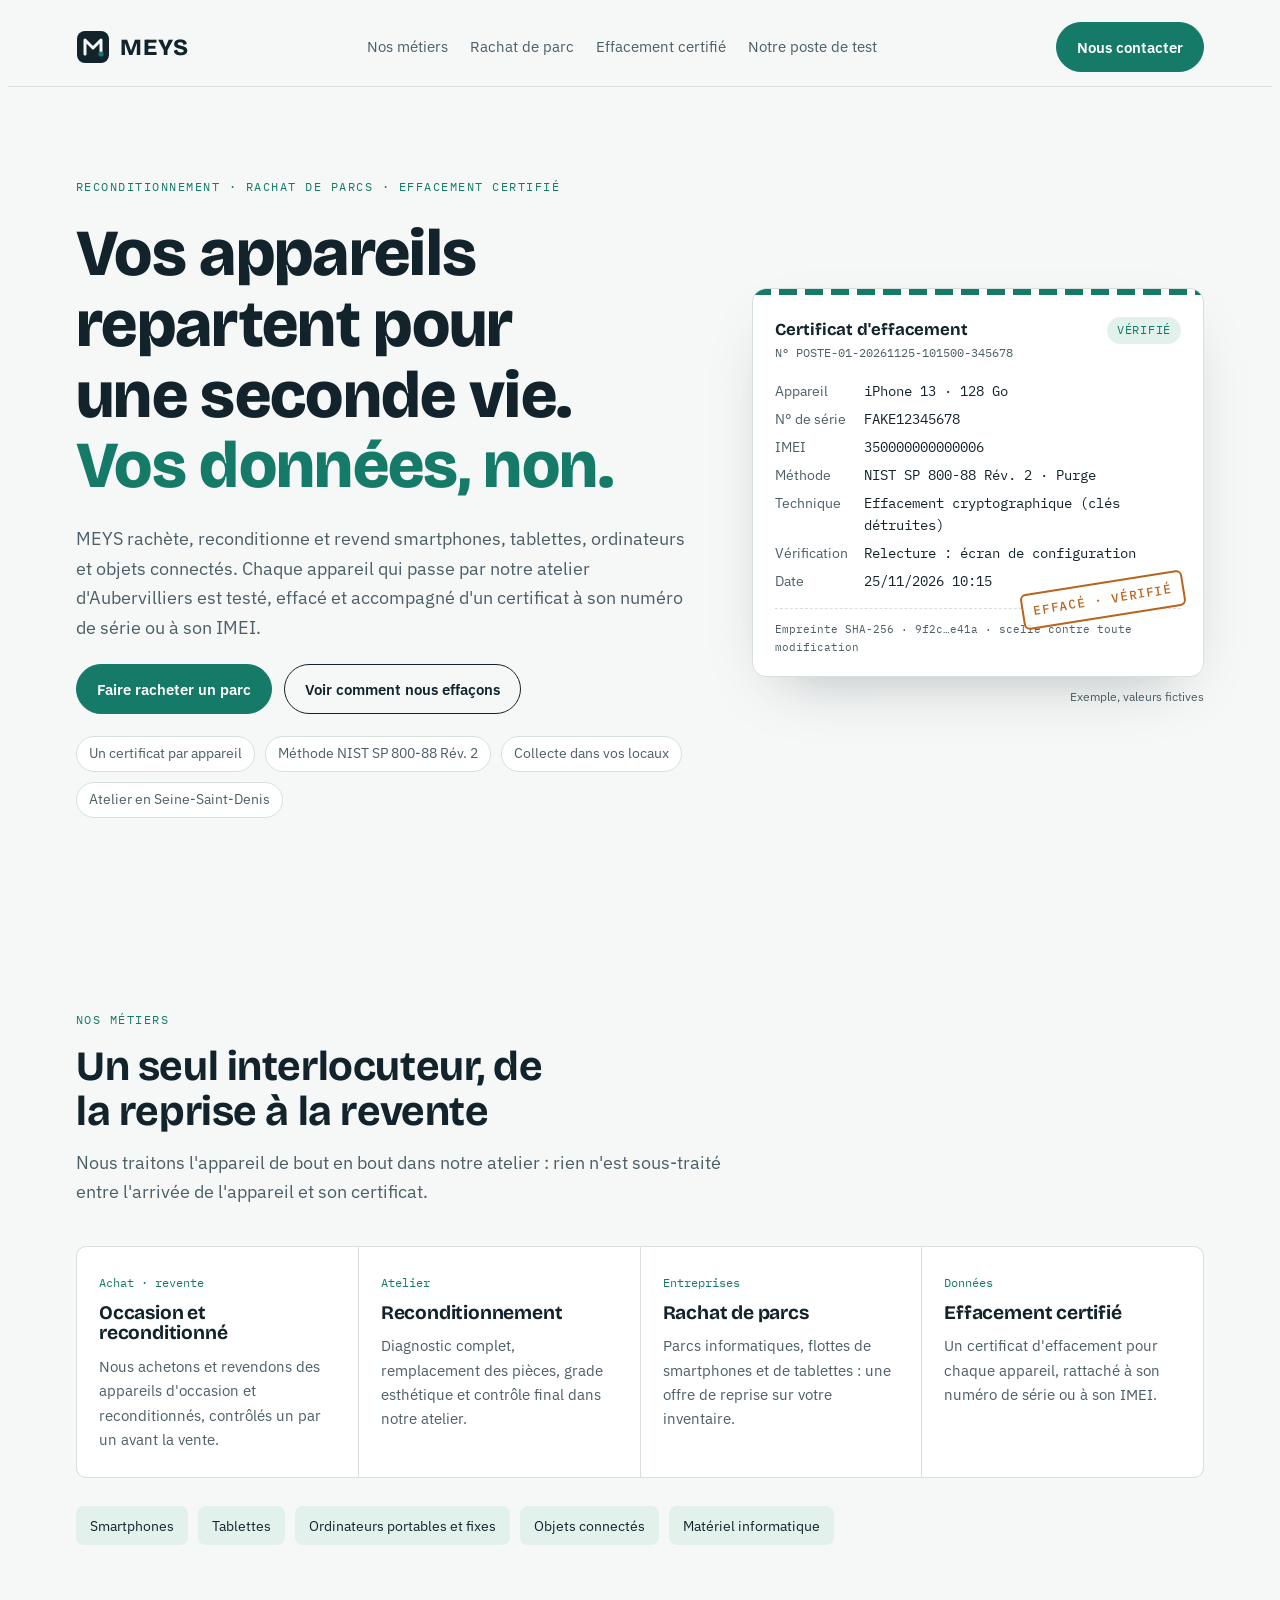
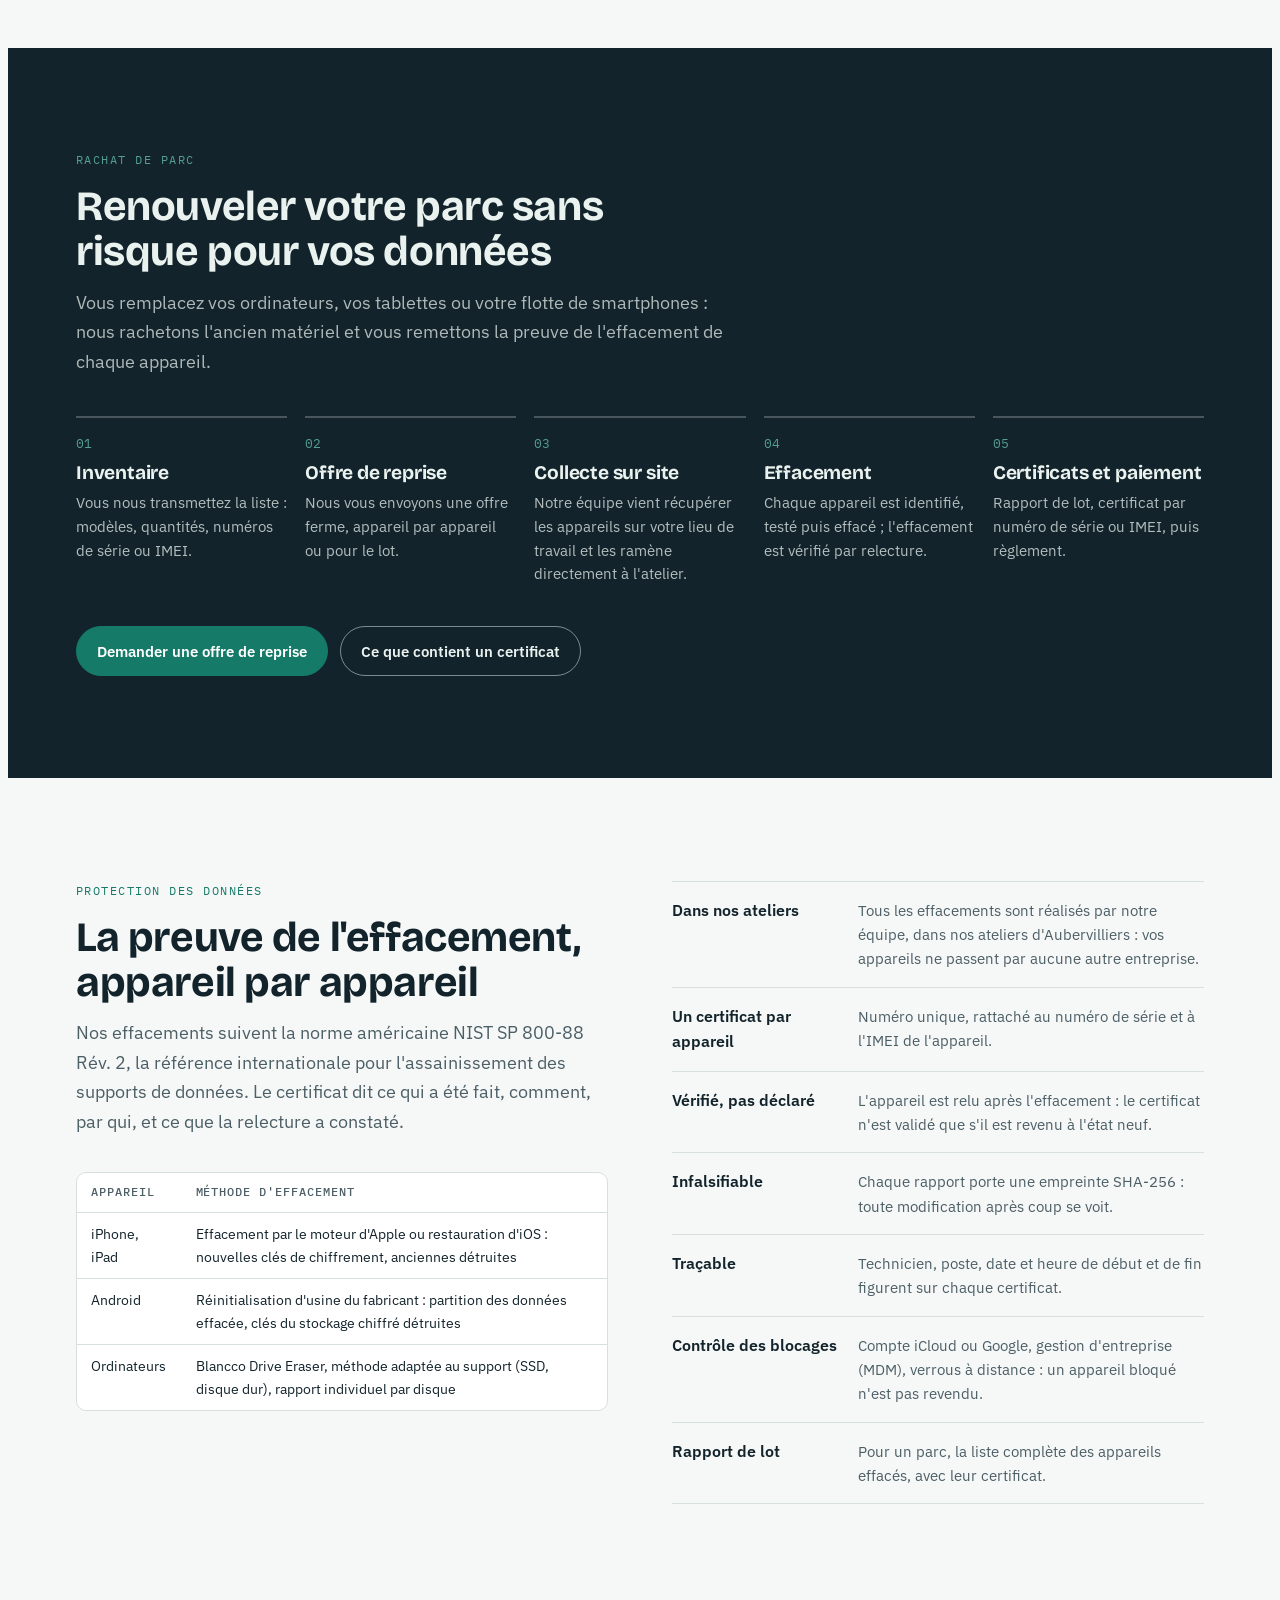
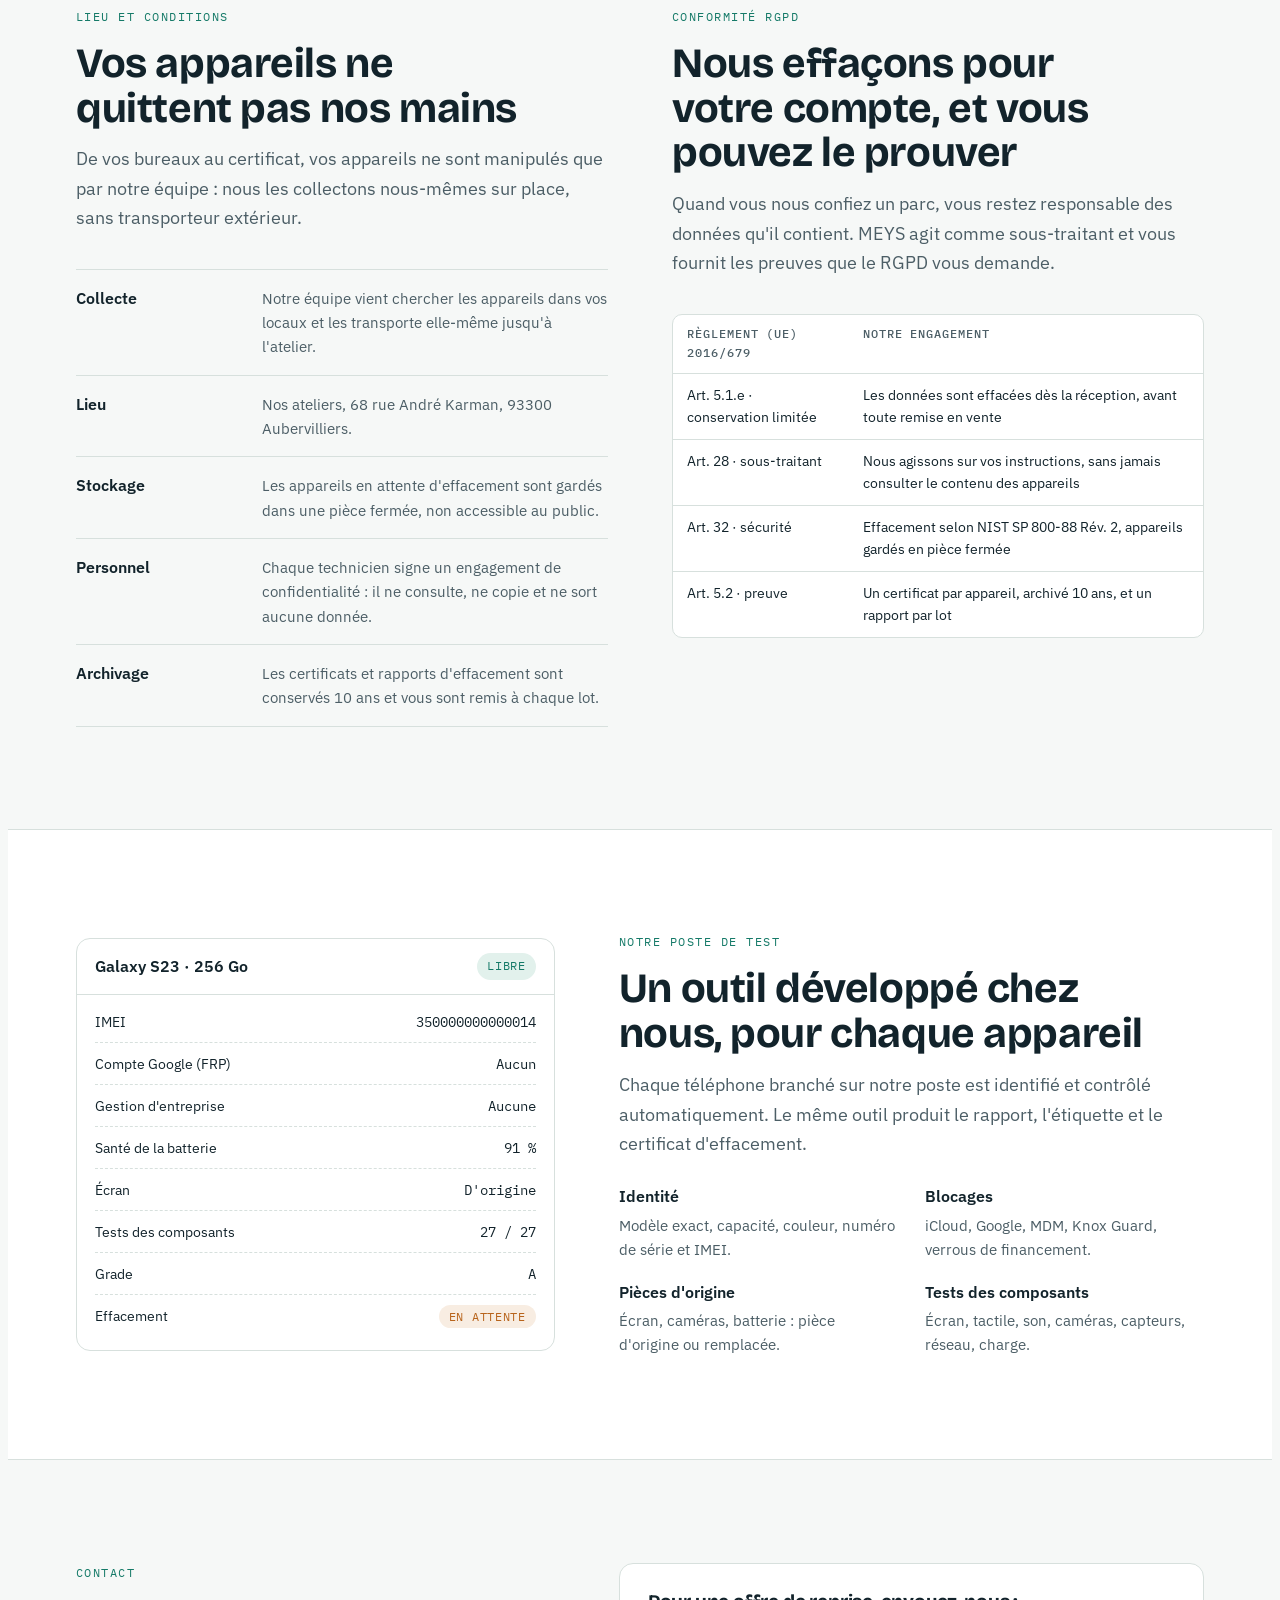
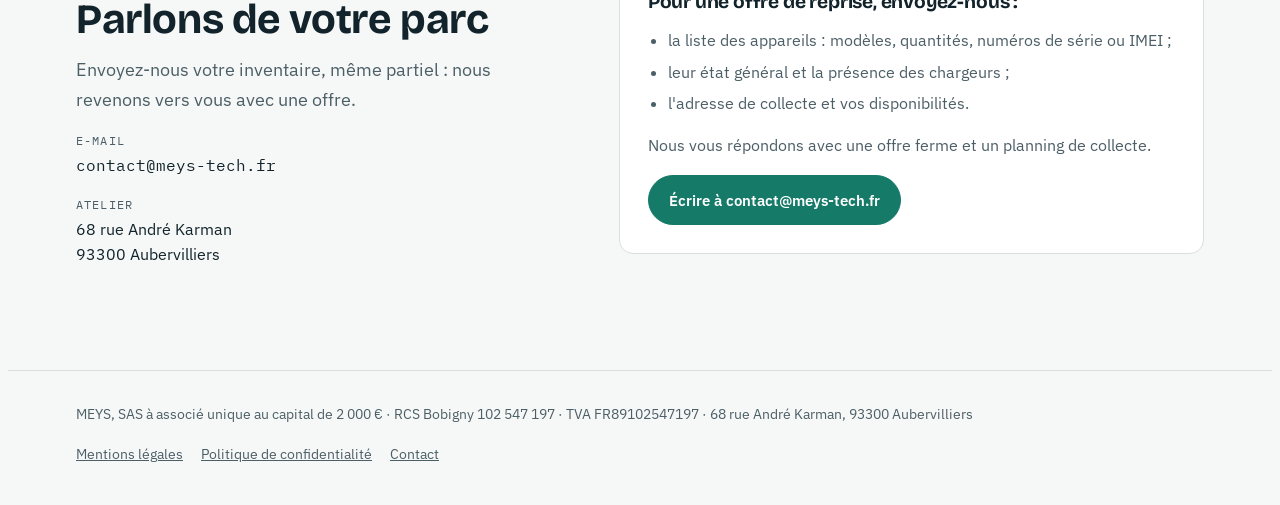
<file: index.html>
<!doctype html>
<html lang="fr">
<head>
<meta charset="utf-8">
<meta name="viewport" content="width=device-width, initial-scale=1">
<title>MEYS · Reconditionnement, rachat de parcs et effacement certifié</title>
<meta name="description" content="MEYS rachète, reconditionne et revend smartphones, tablettes, ordinateurs et objets connectés. Rachat de parcs avec collecte sur site et certificat d'effacement pour chaque appareil.">
<meta property="og:title" content="MEYS · Reconditionnement, rachat de parcs et effacement certifié">
<meta property="og:description" content="MEYS rachète, reconditionne et revend smartphones, tablettes, ordinateurs et objets connectés. Rachat de parcs avec collecte sur site et certificat d'effacement pour chaque appareil.">
<meta property="og:type" content="website">
<meta property="og:url" content="https://meys-tech.fr/">
<link rel="canonical" href="https://meys-tech.fr/">
<link rel="icon" href="favicon.svg" type="image/svg+xml">
<link rel="stylesheet" href="fonts/fonts.css">
<link rel="stylesheet" href="styles.css">
</head>
<body>
<header class="top">
  <div class="wrap">
    <a class="logo" href="#accueil" aria-label="MEYS, accueil">
      <svg viewBox="0 0 34 34" aria-hidden="true"><rect x="1" y="1" width="32" height="32" rx="8" fill="var(--ink)"/><path d="M9 24V10l8 8 8-8v14" fill="none" stroke="var(--bg)" stroke-width="3" stroke-linecap="round" stroke-linejoin="round"/><circle cx="25" cy="24" r="2.6" fill="var(--accent)"/></svg>
      <span>MEYS</span>
    </a>
    <nav class="menu" aria-label="Menu principal">
      <a href="#metiers">Nos métiers</a>
      <a href="#parc">Rachat de parc</a>
      <a href="#effacement">Effacement certifié</a>
      <a href="#outil">Notre poste de test</a>
    </nav>
    <a class="btn primary" href="#contact">Nous contacter</a>
  </div>
</header>

<main id="accueil">
  <section class="hero">
    <div class="wrap">
      <div class="text">
        <span class="eyebrow">Reconditionnement · Rachat de parcs · Effacement certifié</span>
        <h1>Vos appareils repartent pour une seconde vie. <em>Vos données, non.</em></h1>
        <p class="lead">MEYS rachète, reconditionne et revend smartphones, tablettes, ordinateurs et objets connectés. Chaque appareil qui passe par notre atelier d'Aubervilliers est testé, effacé et accompagné d'un certificat à son numéro de série ou à son IMEI.</p>
        <div class="ctas">
          <a class="btn primary" href="#contact">Faire racheter un parc</a>
          <a class="btn ghost" href="#effacement">Voir comment nous effaçons</a>
        </div>
        <div class="facts">
          <span class="fact">Un certificat par appareil</span>
          <span class="fact">Méthode NIST SP 800-88 Rév. 2</span>
          <span class="fact">Collecte dans vos locaux</span>
          <span class="fact">Atelier en Seine-Saint-Denis</span>
        </div>
      </div>

      <div>
        <article class="cert" aria-label="Exemple de certificat d'effacement (valeurs fictives)">
          <div class="scan" aria-hidden="true"></div>
          <header>
            <div>
              <div class="t">Certificat d'effacement</div>
              <div class="n">N° POSTE-01-20261125-101500-345678</div>
            </div>
            <span class="pill ok">VÉRIFIÉ</span>
          </header>
          <dl>
            <dt>Appareil</dt><dd>iPhone 13 · 128 Go</dd>
            <dt>N° de série</dt><dd>FAKE12345678</dd>
            <dt>IMEI</dt><dd>350000000000006</dd>
            <dt>Méthode</dt><dd>NIST SP 800-88 Rév. 2 · Purge</dd>
            <dt>Technique</dt><dd>Effacement cryptographique (clés détruites)</dd>
            <dt>Vérification</dt><dd>Relecture : écran de configuration</dd>
            <dt>Date</dt><dd>25/11/2026 10:15</dd>
          </dl>
          <div class="hash">Empreinte SHA-256 · 9f2c…e41a · scellé contre toute modification</div>
          <div class="stamp">EFFACÉ · VÉRIFIÉ</div>
        </article>
        <p class="cert-note">Exemple, valeurs fictives</p>
      </div>
    </div>
  </section>

  <section id="metiers">
    <div class="wrap">
      <div class="sec-head">
        <span class="eyebrow">Nos métiers</span>
        <h2>Un seul interlocuteur, de la reprise à la revente</h2>
        <p class="lead">Nous traitons l'appareil de bout en bout dans notre atelier : rien n'est sous-traité entre l'arrivée de l'appareil et son certificat.</p>
      </div>
      <div class="metiers">
        <div class="metier"><span class="k">Achat · revente</span><h3>Occasion et reconditionné</h3><p>Nous achetons et revendons des appareils d'occasion et reconditionnés, contrôlés un par un avant la vente.</p></div>
        <div class="metier"><span class="k">Atelier</span><h3>Reconditionnement</h3><p>Diagnostic complet, remplacement des pièces, grade esthétique et contrôle final dans notre atelier.</p></div>
        <div class="metier"><span class="k">Entreprises</span><h3>Rachat de parcs</h3><p>Parcs informatiques, flottes de smartphones et de tablettes : une offre de reprise sur votre inventaire.</p></div>
        <div class="metier"><span class="k">Données</span><h3>Effacement certifié</h3><p>Un certificat d'effacement pour chaque appareil, rattaché à son numéro de série ou à son IMEI.</p></div>
      </div>
      <div class="appareils" aria-label="Appareils traités">
        <span>Smartphones</span><span>Tablettes</span><span>Ordinateurs portables et fixes</span><span>Objets connectés</span><span>Matériel informatique</span>
      </div>
    </div>
  </section>

  <section class="parc" id="parc">
    <div class="wrap">
      <div class="sec-head">
        <span class="eyebrow">Rachat de parc</span>
        <h2>Renouveler votre parc sans risque pour vos données</h2>
        <p class="lead">Vous remplacez vos ordinateurs, vos tablettes ou votre flotte de smartphones : nous rachetons l'ancien matériel et vous remettons la preuve de l'effacement de chaque appareil.</p>
      </div>
      <ol class="etapes">
        <li><h3>Inventaire</h3><p>Vous nous transmettez la liste : modèles, quantités, numéros de série ou IMEI.</p></li>
        <li><h3>Offre de reprise</h3><p>Nous vous envoyons une offre ferme, appareil par appareil ou pour le lot.</p></li>
        <li><h3>Collecte sur site</h3><p>Notre équipe vient récupérer les appareils sur votre lieu de travail et les ramène directement à l'atelier.</p></li>
        <li><h3>Effacement</h3><p>Chaque appareil est identifié, testé puis effacé ; l'effacement est vérifié par relecture.</p></li>
        <li><h3>Certificats et paiement</h3><p>Rapport de lot, certificat par numéro de série ou IMEI, puis règlement.</p></li>
      </ol>
      <div class="ctas">
        <a class="btn primary" href="#contact">Demander une offre de reprise</a>
        <a class="btn ghost" href="#effacement">Ce que contient un certificat</a>
      </div>
    </div>
  </section>

  <section id="effacement">
    <div class="wrap eff">
      <div class="sec-head" style="margin-bottom:0">
        <span class="eyebrow">Protection des données</span>
        <h2>La preuve de l'effacement, appareil par appareil</h2>
        <p class="lead">Nos effacements suivent la norme américaine NIST SP 800-88 Rév. 2, la référence internationale pour l'assainissement des supports de données. Le certificat dit ce qui a été fait, comment, par qui, et ce que la relecture a constaté.</p>
        <div class="methodes">
          <table>
            <thead><tr><th>Appareil</th><th>Méthode d'effacement</th></tr></thead>
            <tbody>
              <tr><td>iPhone, iPad</td><td>Effacement par le moteur d'Apple ou restauration d'iOS : nouvelles clés de chiffrement, anciennes détruites</td></tr>
              <tr><td>Android</td><td>Réinitialisation d'usine du fabricant : partition des données effacée, clés du stockage chiffré détruites</td></tr>
              <tr><td>Ordinateurs</td><td>Blancco Drive Eraser, méthode adaptée au support (SSD, disque dur), rapport individuel par disque</td></tr>
            </tbody>
          </table>
        </div>
      </div>
      <div class="garanties">
        <div class="garantie"><b>Dans nos ateliers</b><span>Tous les effacements sont réalisés par notre équipe, dans nos ateliers d'Aubervilliers : vos appareils ne passent par aucune autre entreprise.</span></div>
        <div class="garantie"><b>Un certificat par appareil</b><span>Numéro unique, rattaché au numéro de série et à l'IMEI de l'appareil.</span></div>
        <div class="garantie"><b>Vérifié, pas déclaré</b><span>L'appareil est relu après l'effacement : le certificat n'est validé que s'il est revenu à l'état neuf.</span></div>
        <div class="garantie"><b>Infalsifiable</b><span>Chaque rapport porte une empreinte SHA-256 : toute modification après coup se voit.</span></div>
        <div class="garantie"><b>Traçable</b><span>Technicien, poste, date et heure de début et de fin figurent sur chaque certificat.</span></div>
        <div class="garantie"><b>Contrôle des blocages</b><span>Compte iCloud ou Google, gestion d'entreprise (MDM), verrous à distance : un appareil bloqué n'est pas revendu.</span></div>
        <div class="garantie"><b>Rapport de lot</b><span>Pour un parc, la liste complète des appareils effacés, avec leur certificat.</span></div>
      </div>
    </div>
  </section>

  <section id="rgpd" style="padding-top:0">
    <div class="wrap eff">
      <div class="sec-head" style="margin-bottom:0">
        <span class="eyebrow">Lieu et conditions</span>
        <h2>Vos appareils ne quittent pas nos mains</h2>
        <p class="lead">De vos bureaux au certificat, vos appareils ne sont manipulés que par notre équipe : nous les collectons nous-mêmes sur place, sans transporteur extérieur.</p>
        <div class="garanties" style="margin-top:22px">
          <div class="garantie"><b>Collecte</b><span>Notre équipe vient chercher les appareils dans vos locaux et les transporte elle-même jusqu'à l'atelier.</span></div>
          <div class="garantie"><b>Lieu</b><span>Nos ateliers, 68 rue André Karman, 93300 Aubervilliers.</span></div>
          <div class="garantie"><b>Stockage</b><span>Les appareils en attente d'effacement sont gardés dans une pièce fermée, non accessible au public.</span></div>
          <div class="garantie"><b>Personnel</b><span>Chaque technicien signe un engagement de confidentialité : il ne consulte, ne copie et ne sort aucune donnée.</span></div>
          <div class="garantie"><b>Archivage</b><span>Les certificats et rapports d'effacement sont conservés 10 ans et vous sont remis à chaque lot.</span></div>
        </div>
      </div>
      <div class="sec-head" style="margin-bottom:0">
        <span class="eyebrow">Conformité RGPD</span>
        <h2>Nous effaçons pour votre compte, et vous pouvez le prouver</h2>
        <p class="lead">Quand vous nous confiez un parc, vous restez responsable des données qu'il contient. MEYS agit comme sous-traitant et vous fournit les preuves que le RGPD vous demande.</p>
        <div class="methodes">
          <table>
            <thead><tr><th>Règlement (UE) 2016/679</th><th>Notre engagement</th></tr></thead>
            <tbody>
              <tr><td>Art. 5.1.e · conservation limitée</td><td>Les données sont effacées dès la réception, avant toute remise en vente</td></tr>
              <tr><td>Art. 28 · sous-traitant</td><td>Nous agissons sur vos instructions, sans jamais consulter le contenu des appareils</td></tr>
              <tr><td>Art. 32 · sécurité</td><td>Effacement selon NIST SP 800-88 Rév. 2, appareils gardés en pièce fermée</td></tr>
              <tr><td>Art. 5.2 · preuve</td><td>Un certificat par appareil, archivé 10 ans, et un rapport par lot</td></tr>
            </tbody>
          </table>
        </div>
      </div>
    </div>
  </section>

  <section id="outil"style="background:var(--surface);border-block:1px solid var(--line)">
    <div class="wrap outil">
      <div class="fiche" aria-label="Exemple de fiche du poste de test (valeurs fictives)">
        <div class="bar"><b>Galaxy S23 · 256 Go</b><span class="pill ok">LIBRE</span></div>
        <ul>
          <li><span>IMEI</span><span>350000000000014</span></li>
          <li><span>Compte Google (FRP)</span><span>Aucun</span></li>
          <li><span>Gestion d'entreprise</span><span>Aucune</span></li>
          <li><span>Santé de la batterie</span><span>91 %</span></li>
          <li><span>Écran</span><span>D'origine</span></li>
          <li><span>Tests des composants</span><span>27 / 27</span></li>
          <li><span>Grade</span><span>A</span></li>
          <li><span>Effacement</span><span><span class="pill warn">EN ATTENTE</span></span></li>
        </ul>
      </div>
      <div>
        <div class="sec-head" style="margin-bottom:0">
          <span class="eyebrow">Notre poste de test</span>
          <h2>Un outil développé chez nous, pour chaque appareil</h2>
          <p class="lead">Chaque téléphone branché sur notre poste est identifié et contrôlé automatiquement. Le même outil produit le rapport, l'étiquette et le certificat d'effacement.</p>
        </div>
        <div class="points">
          <div><b>Identité</b><span>Modèle exact, capacité, couleur, numéro de série et IMEI.</span></div>
          <div><b>Blocages</b><span>iCloud, Google, MDM, Knox Guard, verrous de financement.</span></div>
          <div><b>Pièces d'origine</b><span>Écran, caméras, batterie : pièce d'origine ou remplacée.</span></div>
          <div><b>Tests des composants</b><span>Écran, tactile, son, caméras, capteurs, réseau, charge.</span></div>
        </div>
      </div>
    </div>
  </section>

  <section id="contact">
    <div class="wrap contact">
      <div class="coord">
        <div class="sec-head" style="margin-bottom:0">
          <span class="eyebrow">Contact</span>
          <h2>Parlons de votre parc</h2>
          <p class="lead">Envoyez-nous votre inventaire, même partiel : nous revenons vers vous avec une offre.</p>
        </div>
        <div class="ligne"><small>E-mail</small><span class="mono">contact@meys-tech.fr</span></div>
        <div class="ligne"><small>Atelier</small><span>68 rue André Karman<br>93300 Aubervilliers</span></div>
      </div>
      <div class="contact-box">
        <h3>Pour une offre de reprise, envoyez-nous :</h3>
        <ul>
          <li>la liste des appareils : modèles, quantités, numéros de série ou IMEI ;</li>
          <li>leur état général et la présence des chargeurs ;</li>
          <li>l'adresse de collecte et vos disponibilités.</li>
        </ul>
        <p class="lead" style="font-size:1rem">Nous vous répondons avec une offre ferme et un planning de collecte.</p>
        <div><a class="btn primary" href="mailto:contact@meys-tech.fr?subject=Demande%20de%20reprise%20de%20parc">Écrire à contact@meys-tech.fr</a></div>
      </div>
    </div>
  </section>
</main>

<footer>
  <div class="wrap">
    <span>MEYS, SAS à associé unique au capital de 2 000 € · RCS Bobigny 102 547 197 · TVA FR89102547197 · 68 rue André Karman, 93300 Aubervilliers</span>
    <nav aria-label="Informations légales">
      <a href="mentions-legales.html">Mentions légales</a>
      <a href="confidentialite.html">Politique de confidentialité</a>
      <a href="#contact">Contact</a>
    </nav>
  </div>
</footer>
</body>
</html>
</file>
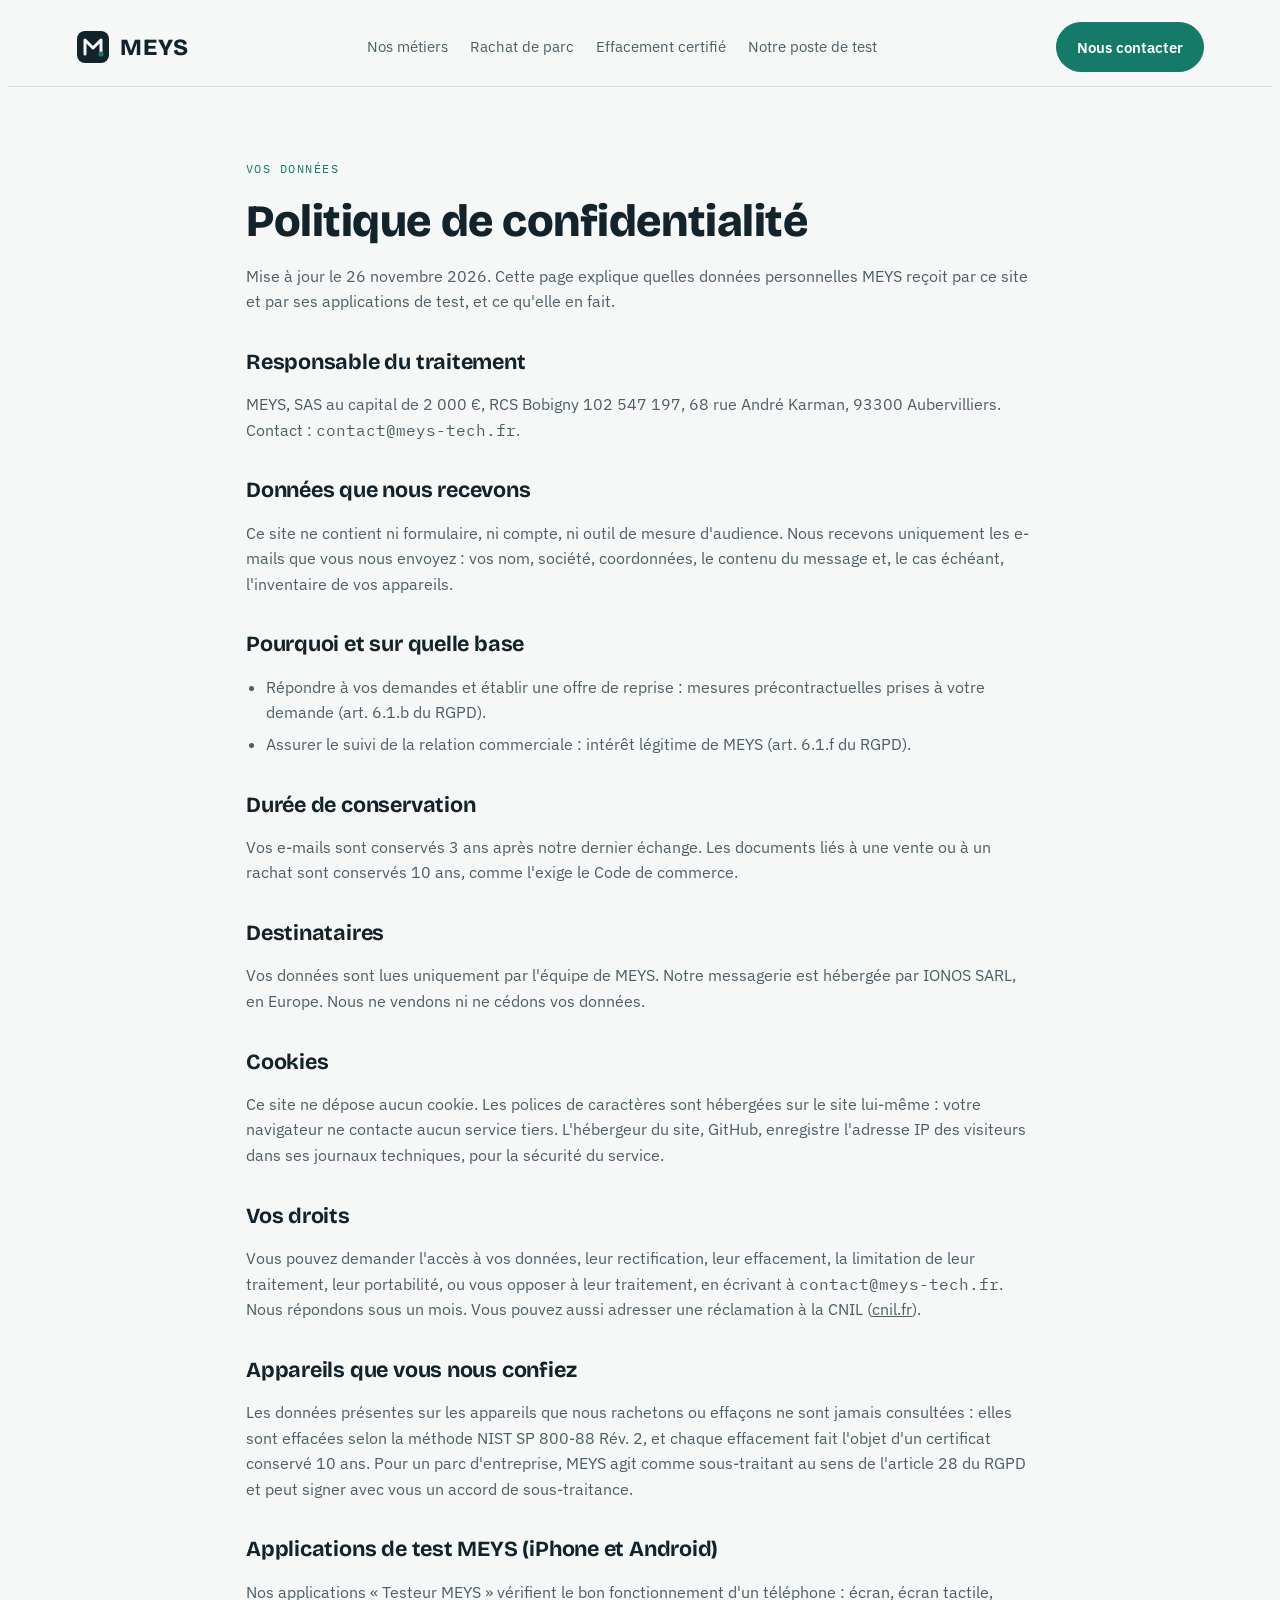
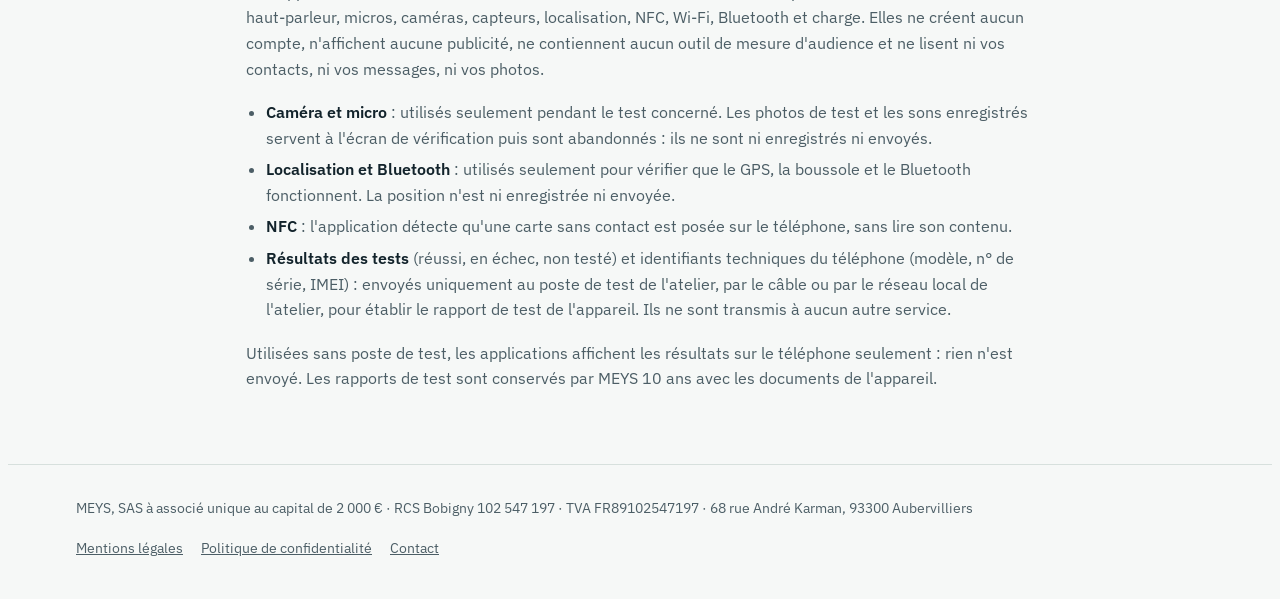
<file: confidentialite.html>
<!doctype html>
<html lang="fr">
<head>
<meta charset="utf-8">
<meta name="viewport" content="width=device-width, initial-scale=1">
<title>Politique de confidentialité · MEYS</title>
<meta name="description" content="Comment MEYS traite les données personnelles reçues par le site meys-tech.fr.">
<meta property="og:title" content="Politique de confidentialité · MEYS">
<meta property="og:description" content="Comment MEYS traite les données personnelles reçues par le site meys-tech.fr.">
<meta property="og:type" content="website">
<meta property="og:url" content="https://meys-tech.fr/confidentialite.html">
<link rel="canonical" href="https://meys-tech.fr/confidentialite.html">
<link rel="icon" href="favicon.svg" type="image/svg+xml">
<link rel="stylesheet" href="fonts/fonts.css">
<link rel="stylesheet" href="styles.css">
</head>
<body>
<header class="top">
  <div class="wrap">
    <a class="logo" href="index.html#accueil" aria-label="MEYS, accueil">
      <svg viewBox="0 0 34 34" aria-hidden="true"><rect x="1" y="1" width="32" height="32" rx="8" fill="var(--ink)"/><path d="M9 24V10l8 8 8-8v14" fill="none" stroke="var(--bg)" stroke-width="3" stroke-linecap="round" stroke-linejoin="round"/><circle cx="25" cy="24" r="2.6" fill="var(--accent)"/></svg>
      <span>MEYS</span>
    </a>
    <nav class="menu" aria-label="Menu principal">
      <a href="index.html#metiers">Nos métiers</a>
      <a href="index.html#parc">Rachat de parc</a>
      <a href="index.html#effacement">Effacement certifié</a>
      <a href="index.html#outil">Notre poste de test</a>
    </nav>
    <a class="btn primary" href="index.html#contact">Nous contacter</a>
  </div>
</header>
<main class="legal"><div class="wrap">
<span class="eyebrow">Vos données</span>
<h1 style="font-size:clamp(2rem,4vw,2.8rem)">Politique de confidentialité</h1>
<p>Mise à jour le 26 novembre 2026. Cette page explique quelles données personnelles MEYS reçoit par ce site et par ses applications de test, et ce qu'elle en fait.</p>
<h2>Responsable du traitement</h2>
<p>MEYS, SAS au capital de 2 000 €, RCS Bobigny 102 547 197, 68 rue André Karman, 93300 Aubervilliers. Contact : <span class="mono">contact@meys-tech.fr</span>.</p>
<h2>Données que nous recevons</h2>
<p>Ce site ne contient ni formulaire, ni compte, ni outil de mesure d'audience. Nous recevons uniquement les e-mails que vous nous envoyez : vos nom, société, coordonnées, le contenu du message et, le cas échéant, l'inventaire de vos appareils.</p>
<h2>Pourquoi et sur quelle base</h2>
<ul>
<li>Répondre à vos demandes et établir une offre de reprise : mesures précontractuelles prises à votre demande (art. 6.1.b du RGPD).</li>
<li>Assurer le suivi de la relation commerciale : intérêt légitime de MEYS (art. 6.1.f du RGPD).</li>
</ul>
<h2>Durée de conservation</h2>
<p>Vos e-mails sont conservés 3 ans après notre dernier échange. Les documents liés à une vente ou à un rachat sont conservés 10 ans, comme l'exige le Code de commerce.</p>
<h2>Destinataires</h2>
<p>Vos données sont lues uniquement par l'équipe de MEYS. Notre messagerie est hébergée par IONOS SARL, en Europe. Nous ne vendons ni ne cédons vos données.</p>
<h2>Cookies</h2>
<p>Ce site ne dépose aucun cookie. Les polices de caractères sont hébergées sur le site lui-même : votre navigateur ne contacte aucun service tiers. L'hébergeur du site, GitHub, enregistre l'adresse IP des visiteurs dans ses journaux techniques, pour la sécurité du service.</p>
<h2>Vos droits</h2>
<p>Vous pouvez demander l'accès à vos données, leur rectification, leur effacement, la limitation de leur traitement, leur portabilité, ou vous opposer à leur traitement, en écrivant à <span class="mono">contact@meys-tech.fr</span>. Nous répondons sous un mois. Vous pouvez aussi adresser une réclamation à la CNIL (<a href="https://www.cnil.fr">cnil.fr</a>).</p>
<h2>Appareils que vous nous confiez</h2>
<p>Les données présentes sur les appareils que nous rachetons ou effaçons ne sont jamais consultées : elles sont effacées selon la méthode NIST SP 800-88 Rév. 2, et chaque effacement fait l'objet d'un certificat conservé 10 ans. Pour un parc d'entreprise, MEYS agit comme sous-traitant au sens de l'article 28 du RGPD et peut signer avec vous un accord de sous-traitance.</p>
<h2>Applications de test MEYS (iPhone et Android)</h2>
<p>Nos applications « Testeur MEYS » vérifient le bon fonctionnement d'un téléphone : écran, écran tactile, haut-parleur, micros, caméras, capteurs, localisation, NFC, Wi-Fi, Bluetooth et charge. Elles ne créent aucun compte, n'affichent aucune publicité, ne contiennent aucun outil de mesure d'audience et ne lisent ni vos contacts, ni vos messages, ni vos photos.</p>
<ul>
<li><strong>Caméra et micro</strong> : utilisés seulement pendant le test concerné. Les photos de test et les sons enregistrés servent à l'écran de vérification puis sont abandonnés : ils ne sont ni enregistrés ni envoyés.</li>
<li><strong>Localisation et Bluetooth</strong> : utilisés seulement pour vérifier que le GPS, la boussole et le Bluetooth fonctionnent. La position n'est ni enregistrée ni envoyée.</li>
<li><strong>NFC</strong> : l'application détecte qu'une carte sans contact est posée sur le téléphone, sans lire son contenu.</li>
<li><strong>Résultats des tests</strong> (réussi, en échec, non testé) et identifiants techniques du téléphone (modèle, n° de série, IMEI) : envoyés uniquement au poste de test de l'atelier, par le câble ou par le réseau local de l'atelier, pour établir le rapport de test de l'appareil. Ils ne sont transmis à aucun autre service.</li>
</ul>
<p>Utilisées sans poste de test, les applications affichent les résultats sur le téléphone seulement : rien n'est envoyé. Les rapports de test sont conservés par MEYS 10 ans avec les documents de l'appareil.</p>
</div></main>
<footer>
  <div class="wrap">
    <span>MEYS, SAS à associé unique au capital de 2 000 € · RCS Bobigny 102 547 197 · TVA FR89102547197 · 68 rue André Karman, 93300 Aubervilliers</span>
    <nav aria-label="Informations légales">
      <a href="mentions-legales.html">Mentions légales</a>
      <a href="confidentialite.html">Politique de confidentialité</a>
      <a href="index.html#contact">Contact</a>
    </nav>
  </div>
</footer>
</body>
</html>
</file>
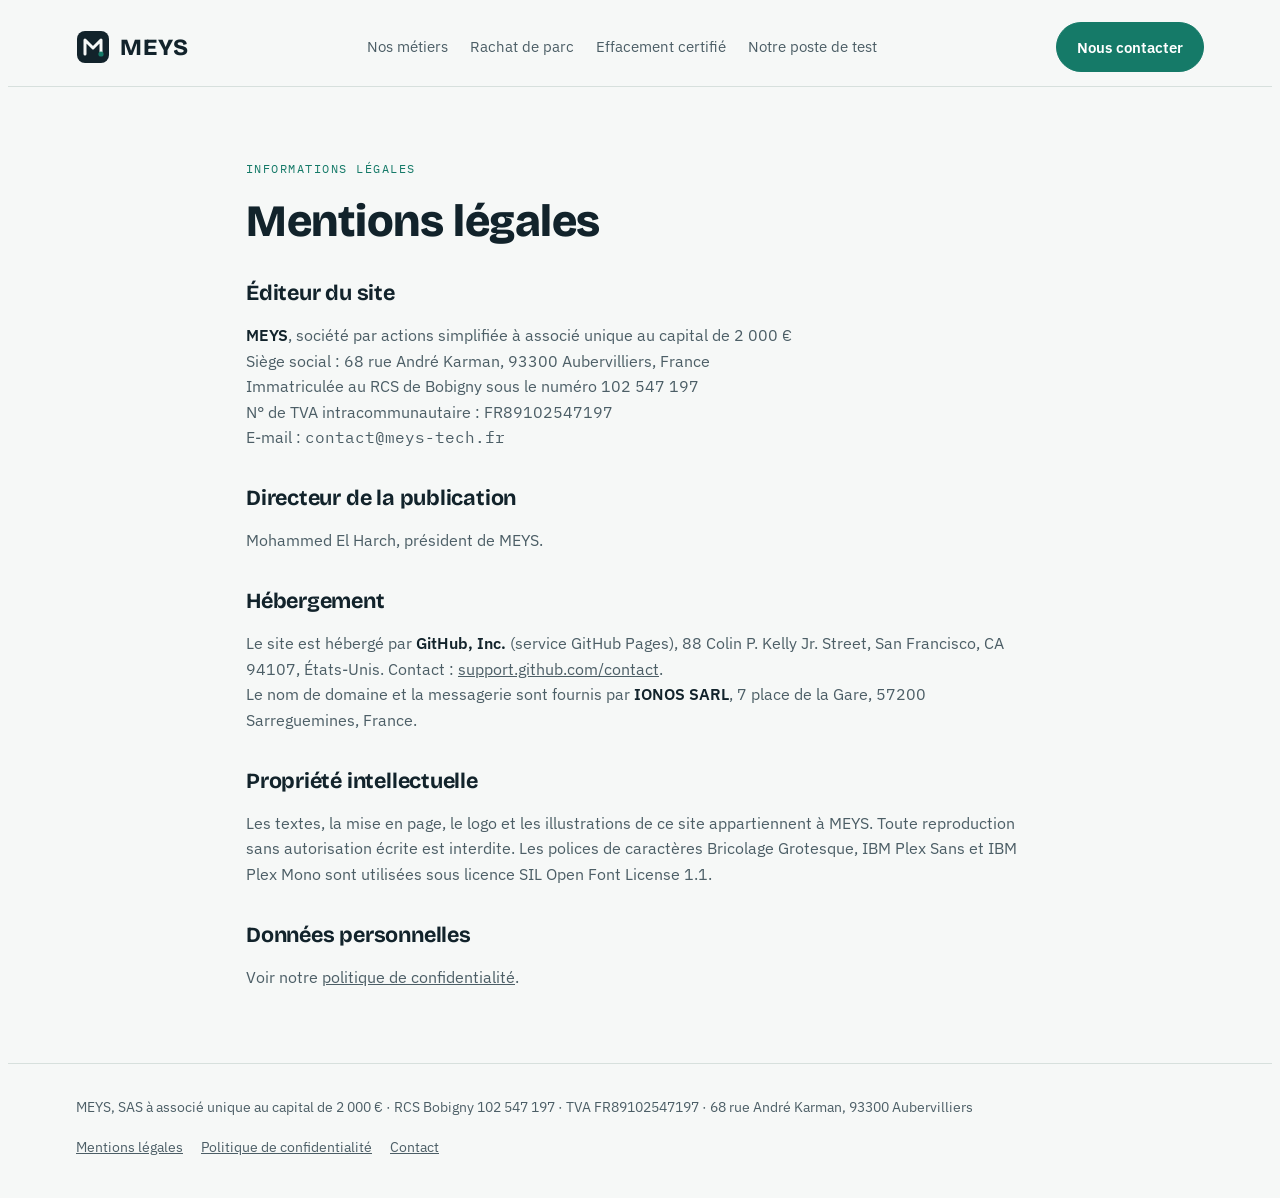
<file: mentions-legales.html>
<!doctype html>
<html lang="fr">
<head>
<meta charset="utf-8">
<meta name="viewport" content="width=device-width, initial-scale=1">
<title>Mentions légales · MEYS</title>
<meta name="description" content="Mentions légales du site meys-tech.fr, édité par MEYS.">
<meta property="og:title" content="Mentions légales · MEYS">
<meta property="og:description" content="Mentions légales du site meys-tech.fr, édité par MEYS.">
<meta property="og:type" content="website">
<meta property="og:url" content="https://meys-tech.fr/mentions-legales.html">
<link rel="canonical" href="https://meys-tech.fr/mentions-legales.html">
<link rel="icon" href="favicon.svg" type="image/svg+xml">
<link rel="stylesheet" href="fonts/fonts.css">
<link rel="stylesheet" href="styles.css">
</head>
<body>
<header class="top">
  <div class="wrap">
    <a class="logo" href="index.html#accueil" aria-label="MEYS, accueil">
      <svg viewBox="0 0 34 34" aria-hidden="true"><rect x="1" y="1" width="32" height="32" rx="8" fill="var(--ink)"/><path d="M9 24V10l8 8 8-8v14" fill="none" stroke="var(--bg)" stroke-width="3" stroke-linecap="round" stroke-linejoin="round"/><circle cx="25" cy="24" r="2.6" fill="var(--accent)"/></svg>
      <span>MEYS</span>
    </a>
    <nav class="menu" aria-label="Menu principal">
      <a href="index.html#metiers">Nos métiers</a>
      <a href="index.html#parc">Rachat de parc</a>
      <a href="index.html#effacement">Effacement certifié</a>
      <a href="index.html#outil">Notre poste de test</a>
    </nav>
    <a class="btn primary" href="index.html#contact">Nous contacter</a>
  </div>
</header>
<main class="legal"><div class="wrap">
<span class="eyebrow">Informations légales</span>
<h1 style="font-size:clamp(2rem,4vw,2.8rem)">Mentions légales</h1>
<h2>Éditeur du site</h2>
<p><strong>MEYS</strong>, société par actions simplifiée à associé unique au capital de 2 000 €<br>
Siège social : 68 rue André Karman, 93300 Aubervilliers, France<br>
Immatriculée au RCS de Bobigny sous le numéro 102 547 197<br>
N° de TVA intracommunautaire : FR89102547197<br>
E-mail : <span class="mono">contact@meys-tech.fr</span></p>
<h2>Directeur de la publication</h2>
<p>Mohammed El Harch, président de MEYS.</p>
<h2>Hébergement</h2>
<p>Le site est hébergé par <strong>GitHub, Inc.</strong> (service GitHub Pages), 88 Colin P. Kelly Jr. Street, San Francisco, CA 94107, États-Unis. Contact : <a href="https://support.github.com/contact">support.github.com/contact</a>.<br>
Le nom de domaine et la messagerie sont fournis par <strong>IONOS SARL</strong>, 7 place de la Gare, 57200 Sarreguemines, France.</p>
<h2>Propriété intellectuelle</h2>
<p>Les textes, la mise en page, le logo et les illustrations de ce site appartiennent à MEYS. Toute reproduction sans autorisation écrite est interdite. Les polices de caractères Bricolage Grotesque, IBM Plex Sans et IBM Plex Mono sont utilisées sous licence SIL Open Font License 1.1.</p>
<h2>Données personnelles</h2>
<p>Voir notre <a href="confidentialite.html">politique de confidentialité</a>.</p>
</div></main>
<footer>
  <div class="wrap">
    <span>MEYS, SAS à associé unique au capital de 2 000 € · RCS Bobigny 102 547 197 · TVA FR89102547197 · 68 rue André Karman, 93300 Aubervilliers</span>
    <nav aria-label="Informations légales">
      <a href="mentions-legales.html">Mentions légales</a>
      <a href="confidentialite.html">Politique de confidentialité</a>
      <a href="index.html#contact">Contact</a>
    </nav>
  </div>
</footer>
</body>
</html>
</file>
<file: fonts/fonts.css>
/* Polices auto-hébergées (Google Fonts, licence SIL Open Font License 1.1) */
@font-face {
  font-family: 'Bricolage Grotesque';
  font-style: normal;
  font-weight: 500;
  font-stretch: 100%;
  font-display: swap;
  src: url(bricolage-grotesque-500.woff2) format('woff2');
  unicode-range: U+0000-00FF, U+0131, U+0152-0153, U+02BB-02BC, U+02C6, U+02DA, U+02DC, U+0304, U+0308, U+0329, U+2000-206F, U+20AC, U+2122, U+2191, U+2193, U+2212, U+2215, U+FEFF, U+FFFD;
}
@font-face {
  font-family: 'Bricolage Grotesque';
  font-style: normal;
  font-weight: 700;
  font-stretch: 100%;
  font-display: swap;
  src: url(bricolage-grotesque-700.woff2) format('woff2');
  unicode-range: U+0000-00FF, U+0131, U+0152-0153, U+02BB-02BC, U+02C6, U+02DA, U+02DC, U+0304, U+0308, U+0329, U+2000-206F, U+20AC, U+2122, U+2191, U+2193, U+2212, U+2215, U+FEFF, U+FFFD;
}
@font-face {
  font-family: 'Bricolage Grotesque';
  font-style: normal;
  font-weight: 800;
  font-stretch: 100%;
  font-display: swap;
  src: url(bricolage-grotesque-800.woff2) format('woff2');
  unicode-range: U+0000-00FF, U+0131, U+0152-0153, U+02BB-02BC, U+02C6, U+02DA, U+02DC, U+0304, U+0308, U+0329, U+2000-206F, U+20AC, U+2122, U+2191, U+2193, U+2212, U+2215, U+FEFF, U+FFFD;
}
@font-face {
  font-family: 'IBM Plex Mono';
  font-style: normal;
  font-weight: 400;
  font-display: swap;
  src: url(ibm-plex-mono-400.woff2) format('woff2');
  unicode-range: U+0000-00FF, U+0131, U+0152-0153, U+02BB-02BC, U+02C6, U+02DA, U+02DC, U+0304, U+0308, U+0329, U+2000-206F, U+20AC, U+2122, U+2191, U+2193, U+2212, U+2215, U+FEFF, U+FFFD;
}
@font-face {
  font-family: 'IBM Plex Mono';
  font-style: normal;
  font-weight: 500;
  font-display: swap;
  src: url(ibm-plex-mono-500.woff2) format('woff2');
  unicode-range: U+0000-00FF, U+0131, U+0152-0153, U+02BB-02BC, U+02C6, U+02DA, U+02DC, U+0304, U+0308, U+0329, U+2000-206F, U+20AC, U+2122, U+2191, U+2193, U+2212, U+2215, U+FEFF, U+FFFD;
}
@font-face {
  font-family: 'IBM Plex Sans';
  font-style: normal;
  font-weight: 400;
  font-stretch: 100%;
  font-display: swap;
  src: url(ibm-plex-sans-400.woff2) format('woff2');
  unicode-range: U+0000-00FF, U+0131, U+0152-0153, U+02BB-02BC, U+02C6, U+02DA, U+02DC, U+0304, U+0308, U+0329, U+2000-206F, U+20AC, U+2122, U+2191, U+2193, U+2212, U+2215, U+FEFF, U+FFFD;
}
@font-face {
  font-family: 'IBM Plex Sans';
  font-style: normal;
  font-weight: 500;
  font-stretch: 100%;
  font-display: swap;
  src: url(ibm-plex-sans-500.woff2) format('woff2');
  unicode-range: U+0000-00FF, U+0131, U+0152-0153, U+02BB-02BC, U+02C6, U+02DA, U+02DC, U+0304, U+0308, U+0329, U+2000-206F, U+20AC, U+2122, U+2191, U+2193, U+2212, U+2215, U+FEFF, U+FFFD;
}
@font-face {
  font-family: 'IBM Plex Sans';
  font-style: normal;
  font-weight: 600;
  font-stretch: 100%;
  font-display: swap;
  src: url(ibm-plex-sans-600.woff2) format('woff2');
  unicode-range: U+0000-00FF, U+0131, U+0152-0153, U+02BB-02BC, U+02C6, U+02DA, U+02DC, U+0304, U+0308, U+0329, U+2000-206F, U+20AC, U+2122, U+2191, U+2193, U+2212, U+2215, U+FEFF, U+FFFD;
}
</file>
<file: styles.css>
/* Mise en page : une colonne éditoriale large, chaque section posée sur le fil « un appareil = un identifiant = un certificat ». */
:root {
  --bg: #F6F8F7;          /* blanc légèrement vert-de-gris */
  --surface: #FFFFFF;
  --ink: #12232B;         /* graphite bleuté */
  --muted: #4C5E66;
  --line: #D7E0DD;
  --accent: #157A68;      /* vert « seconde vie » */
  --accent-soft: #E2F1EC;
  --stamp: #B8641C;       /* ambre des tampons de vérification */
  --stamp-soft: #F8EDE2;
  --band: #12232B;
  --band-ink: #EAF2EF;
  --display: "Bricolage Grotesque", "Segoe UI", system-ui, sans-serif;
  --body: "IBM Plex Sans", "Segoe UI", system-ui, sans-serif;
  --mono: "IBM Plex Mono", Consolas, "Courier New", monospace;
  --r: 10px;
}
@media (prefers-color-scheme: dark) {
  :root:not([data-theme="light"]) {
    --bg: #0E191E; --surface: #14232A; --ink: #E6EEEB; --muted: #9DB0AA; --line: #26383F;
    --accent: #4CC2A6; --accent-soft: #163A33; --stamp: #E0A05E; --stamp-soft: #3A2A1B;
    --band: #0A1317; --band-ink: #E6EEEB; color-scheme: dark;
  }
}
:root[data-theme="dark"] {
  --bg: #0E191E; --surface: #14232A; --ink: #E6EEEB; --muted: #9DB0AA; --line: #26383F;
  --accent: #4CC2A6; --accent-soft: #163A33; --stamp: #E0A05E; --stamp-soft: #3A2A1B;
  --band: #0A1317; --band-ink: #E6EEEB; color-scheme: dark;
}
* { box-sizing: border-box; }
body { background: var(--bg); color: var(--ink); font-family: var(--body); font-size: 16px; line-height: 1.6; }
.wrap { max-width: 1160px; margin: 0 auto; padding-left: max(16px, env(safe-area-inset-left, 0px)); padding-right: max(16px, env(safe-area-inset-right, 0px)); }
h1, h2, h3 { font-family: var(--display); line-height: 1.08; text-wrap: balance; margin: 0; letter-spacing: -0.01em; }
h1 { font-size: clamp(2.3rem, 5.4vw, 4.1rem); font-weight: 800; }
h2 { font-size: clamp(1.8rem, 3.4vw, 2.6rem); font-weight: 700; }
h3 { font-size: 1.2rem; font-weight: 700; }
p { margin: 0; }
.eyebrow { font-family: var(--mono); font-size: .78rem; letter-spacing: .12em; text-transform: uppercase; color: var(--accent); }
.lead { font-size: 1.15rem; color: var(--muted); max-width: 60ch; }
a { color: inherit; }
:focus-visible { outline: 3px solid var(--accent); outline-offset: 3px; border-radius: 4px; }
.mono { font-family: var(--mono); font-variant-numeric: tabular-nums; }


/* En-tête */
body::before { content: ""; position: fixed; inset: 0 0 auto; height: env(safe-area-inset-top, 0px); z-index: 10; background: var(--bg); }
header.top { position: sticky; top: env(safe-area-inset-top, 0px); z-index: 5; background: color-mix(in srgb, var(--bg) 92%, transparent); backdrop-filter: blur(8px); border-bottom: 1px solid var(--line); }
header.top .wrap { display: flex; align-items: center; justify-content: space-between; gap: 16px; padding-block: 14px; }
.logo { display: flex; align-items: center; gap: 10px; text-decoration: none; }
.logo svg { width: 34px; height: 34px; flex: none; }
.logo span { font-family: var(--display); font-weight: 800; font-size: 1.45rem; letter-spacing: .04em; }
nav.menu { display: flex; gap: 22px; font-size: .93rem; flex-wrap: wrap; }
nav.menu a { text-decoration: none; color: var(--muted); }
nav.menu a:hover { color: var(--ink); }
.btn { display: inline-flex; align-items: center; gap: 8px; padding: 12px 20px; border-radius: 999px; font-weight: 600; text-decoration: none; border: 1.5px solid var(--ink); font-size: .95rem; cursor: pointer; font-family: var(--body); }
.btn.primary { background: var(--accent); border-color: var(--accent); color: #fff; }
:root[data-theme="dark"] .btn.primary { color: #0A1317; }
@media (prefers-color-scheme: dark) { :root:not([data-theme="light"]) .btn.primary { color: #0A1317; } }
.btn.ghost { background: transparent; color: var(--ink); }
@media (max-width: 860px) { nav.menu { display: none; } }

/* Héros */
.hero { padding-block: clamp(48px, 7vw, 96px); }
.hero .wrap { display: grid; grid-template-columns: 1.15fr .85fr; gap: clamp(32px, 5vw, 72px); align-items: center; }
.hero .text { display: flex; flex-direction: column; gap: 22px; min-width: 0; }
.hero h1 em { font-style: normal; color: var(--accent); }
.ctas { display: flex; gap: 12px; flex-wrap: wrap; }
.facts { display: flex; gap: 10px; flex-wrap: wrap; }
.fact { font-size: .85rem; padding: 6px 12px; border: 1px solid var(--line); border-radius: 999px; color: var(--muted); background: var(--surface); }
@media (max-width: 900px) { .hero .wrap { grid-template-columns: 1fr; } }

/* Certificat (élément signature) */
.cert { position: relative; background: var(--surface); border: 1px solid var(--line); border-radius: 14px; padding: 22px 22px 20px; box-shadow: 0 24px 60px -30px rgba(18,35,43,.35); overflow: hidden; min-width: 0; }
.cert::before { content: ""; position: absolute; inset: 0 0 auto; height: 6px; background: repeating-linear-gradient(90deg, var(--accent) 0 18px, transparent 18px 26px); }
.cert header { display: flex; justify-content: space-between; align-items: flex-start; gap: 12px; margin-top: 6px; }
.cert .t { font-family: var(--display); font-weight: 700; font-size: 1.05rem; }
.cert .n { font-family: var(--mono); font-size: .72rem; color: var(--muted); }
.cert dl { display: grid; grid-template-columns: auto 1fr; gap: 6px 16px; margin: 18px 0 0; font-size: .86rem; }
.cert dt { color: var(--muted); }
.cert dd { margin: 0; font-family: var(--mono); font-variant-numeric: tabular-nums; overflow-wrap: anywhere; }
.cert .hash { margin-top: 16px; padding-top: 12px; border-top: 1px dashed var(--line); font-family: var(--mono); font-size: .68rem; color: var(--muted); overflow-wrap: anywhere; }
.stamp { position: absolute; right: 18px; bottom: 58px; transform: rotate(-9deg); border: 2.5px solid var(--stamp); color: var(--stamp); font-family: var(--mono); font-weight: 500; font-size: .78rem; letter-spacing: .14em; padding: 6px 10px; border-radius: 6px; background: color-mix(in srgb, var(--surface) 80%, transparent); }
.scan { position: absolute; left: 0; right: 0; height: 40px; top: -40px; background: linear-gradient(180deg, transparent, color-mix(in srgb, var(--accent) 22%, transparent), transparent); animation: scan 2.6s ease-out .6s 1 both; pointer-events: none; }
@keyframes scan { from { top: -40px; } to { top: 110%; } }
@media (prefers-reduced-motion: reduce) { .scan { display: none; } }
.cert-note { font-size: .78rem; color: var(--muted); margin-top: 10px; text-align: right; }

/* Sections */
section { padding-block: clamp(56px, 8vw, 104px); }
.sec-head { display: flex; flex-direction: column; gap: 14px; margin-bottom: 40px; max-width: 760px; }
.metiers { display: grid; grid-template-columns: repeat(4, 1fr); gap: 1px; background: var(--line); border: 1px solid var(--line); border-radius: var(--r); overflow: hidden; }
.metier { background: var(--surface); padding: 26px 22px; display: flex; flex-direction: column; gap: 10px; min-width: 0; }
.metier .k { font-family: var(--mono); font-size: .75rem; color: var(--accent); }
.metier p { color: var(--muted); font-size: .95rem; }
@media (max-width: 960px) { .metiers { grid-template-columns: 1fr 1fr; } }
@media (max-width: 560px) { .metiers { grid-template-columns: 1fr; } }

.appareils { display: flex; flex-wrap: wrap; gap: 10px; margin-top: 28px; }
.appareils span { padding: 8px 14px; border-radius: 8px; background: var(--accent-soft); font-size: .9rem; }

/* Rachat de parc : étapes réelles, donc numérotées */
.parc { background: var(--band); color: var(--band-ink); }
.parc .eyebrow { color: color-mix(in srgb, var(--accent) 70%, var(--band-ink)); }
.parc .lead { color: color-mix(in srgb, var(--band-ink) 72%, transparent); }
.etapes { list-style: none; margin: 0; padding: 0; display: grid; grid-template-columns: repeat(5, 1fr); gap: 18px; counter-reset: e; }
.etapes li { counter-increment: e; border-top: 2px solid color-mix(in srgb, var(--band-ink) 25%, transparent); padding-top: 16px; display: flex; flex-direction: column; gap: 8px; min-width: 0; }
.etapes li::before { content: counter(e, decimal-leading-zero); font-family: var(--mono); font-size: .8rem; color: color-mix(in srgb, var(--accent) 70%, var(--band-ink)); }
.etapes p { font-size: .92rem; color: color-mix(in srgb, var(--band-ink) 75%, transparent); }
@media (max-width: 960px) { .etapes { grid-template-columns: 1fr 1fr; } }
@media (max-width: 560px) { .etapes { grid-template-columns: 1fr; } }
.parc .ctas { margin-top: 40px; }
.parc .btn.ghost { color: var(--band-ink); border-color: color-mix(in srgb, var(--band-ink) 50%, transparent); }

/* Effacement */
.eff { display: grid; grid-template-columns: 1fr 1fr; gap: clamp(28px, 5vw, 64px); align-items: start; }
.garanties { display: flex; flex-direction: column; gap: 0; border-top: 1px solid var(--line); }
.garantie { display: grid; grid-template-columns: 170px 1fr; gap: 16px; padding: 16px 0; border-bottom: 1px solid var(--line); }
.garantie b { font-weight: 600; }
.garantie span { color: var(--muted); font-size: .95rem; }
@media (max-width: 860px) { .eff { grid-template-columns: 1fr; } .garantie { grid-template-columns: 1fr; gap: 4px; } }
.methodes { overflow-x: auto; margin-top: 22px; border: 1px solid var(--line); border-radius: var(--r); background: var(--surface); }
.methodes table { border-collapse: collapse; width: 100%; font-size: .88rem; }
.methodes th, .methodes td { text-align: left; padding: 10px 14px; border-bottom: 1px solid var(--line); vertical-align: top; }
.methodes th { font-family: var(--mono); font-weight: 500; font-size: .74rem; letter-spacing: .08em; text-transform: uppercase; color: var(--muted); }
.methodes tr:last-child td { border-bottom: 0; }

/* Outil */
.outil { display: grid; grid-template-columns: .9fr 1.1fr; gap: clamp(28px, 5vw, 64px); align-items: center; }
.fiche { background: var(--surface); border: 1px solid var(--line); border-radius: 14px; overflow: hidden; min-width: 0; }
.fiche .bar { display: flex; justify-content: space-between; align-items: center; gap: 10px; padding: 14px 18px; border-bottom: 1px solid var(--line); flex-wrap: wrap; }
.pill { font-family: var(--mono); font-size: .74rem; padding: 4px 10px; border-radius: 999px; letter-spacing: .06em; }
.pill.ok { background: var(--accent-soft); color: var(--accent); }
.pill.warn { background: var(--stamp-soft); color: var(--stamp); }
.fiche ul { list-style: none; margin: 0; padding: 6px 18px 14px; }
.fiche li { display: flex; justify-content: space-between; gap: 12px; padding: 9px 0; border-bottom: 1px dashed var(--line); font-size: .9rem; }
.fiche li:last-child { border-bottom: 0; }
.fiche li span:last-child { font-family: var(--mono); text-align: right; }
.points { display: grid; grid-template-columns: 1fr 1fr; gap: 18px 28px; margin-top: 26px; }
.points div { display: flex; flex-direction: column; gap: 4px; }
.points b { font-weight: 600; }
.points span { color: var(--muted); font-size: .93rem; }
@media (max-width: 860px) { .outil { grid-template-columns: 1fr; } }
@media (max-width: 520px) { .points { grid-template-columns: 1fr; } }

/* Contact */
.contact { display: grid; grid-template-columns: .9fr 1.1fr; gap: clamp(28px, 5vw, 64px); }
.coord { display: flex; flex-direction: column; gap: 18px; }
.coord .ligne { display: flex; flex-direction: column; gap: 2px; }
.coord .ligne small { font-family: var(--mono); font-size: .72rem; letter-spacing: .1em; text-transform: uppercase; color: var(--muted); }
form.f { background: var(--surface); border: 1px solid var(--line); border-radius: 14px; padding: 24px; display: grid; grid-template-columns: 1fr 1fr; gap: 14px; }
form.f .full { grid-column: 1 / -1; }
form.f label { display: flex; flex-direction: column; gap: 6px; font-size: .86rem; font-weight: 500; }
form.f input, form.f select, form.f textarea { font: inherit; font-weight: 400; padding: 10px 12px; border-radius: 8px; border: 1px solid var(--line); background: var(--bg); color: var(--ink); }
form.f textarea { min-height: 110px; resize: vertical; }
.msg { font-size: .88rem; color: var(--accent); }
@media (max-width: 860px) { .contact { grid-template-columns: 1fr; } }
@media (max-width: 520px) { form.f { grid-template-columns: 1fr; } }

footer { border-top: 1px solid var(--line); padding-block: 32px; font-size: .86rem; color: var(--muted); }
footer .wrap { display: flex; justify-content: space-between; gap: 18px; flex-wrap: wrap; }
footer nav { display: flex; gap: 18px; flex-wrap: wrap; }
.todo { background: var(--stamp-soft); color: var(--stamp); padding: 0 4px; border-radius: 3px; font-family: var(--mono); font-size: .85em; }

/* Pages légales */
.legal { padding-block: clamp(40px, 6vw, 72px); }
.legal .wrap { max-width: 820px; display: flex; flex-direction: column; gap: 18px; }
.legal h2 { font-size: 1.35rem; margin-top: 18px; }
.legal p, .legal li { color: var(--muted); }
.legal strong { color: var(--ink); font-weight: 600; }
.legal ul { margin: 0; padding-left: 20px; display: flex; flex-direction: column; gap: 6px; }
.contact-box { background: var(--surface); border: 1px solid var(--line); border-radius: 14px; padding: 28px; display: flex; flex-direction: column; gap: 16px; align-self: start; }
.contact-box ul { margin: 0; padding-left: 20px; color: var(--muted); display: flex; flex-direction: column; gap: 6px; }
</file>
